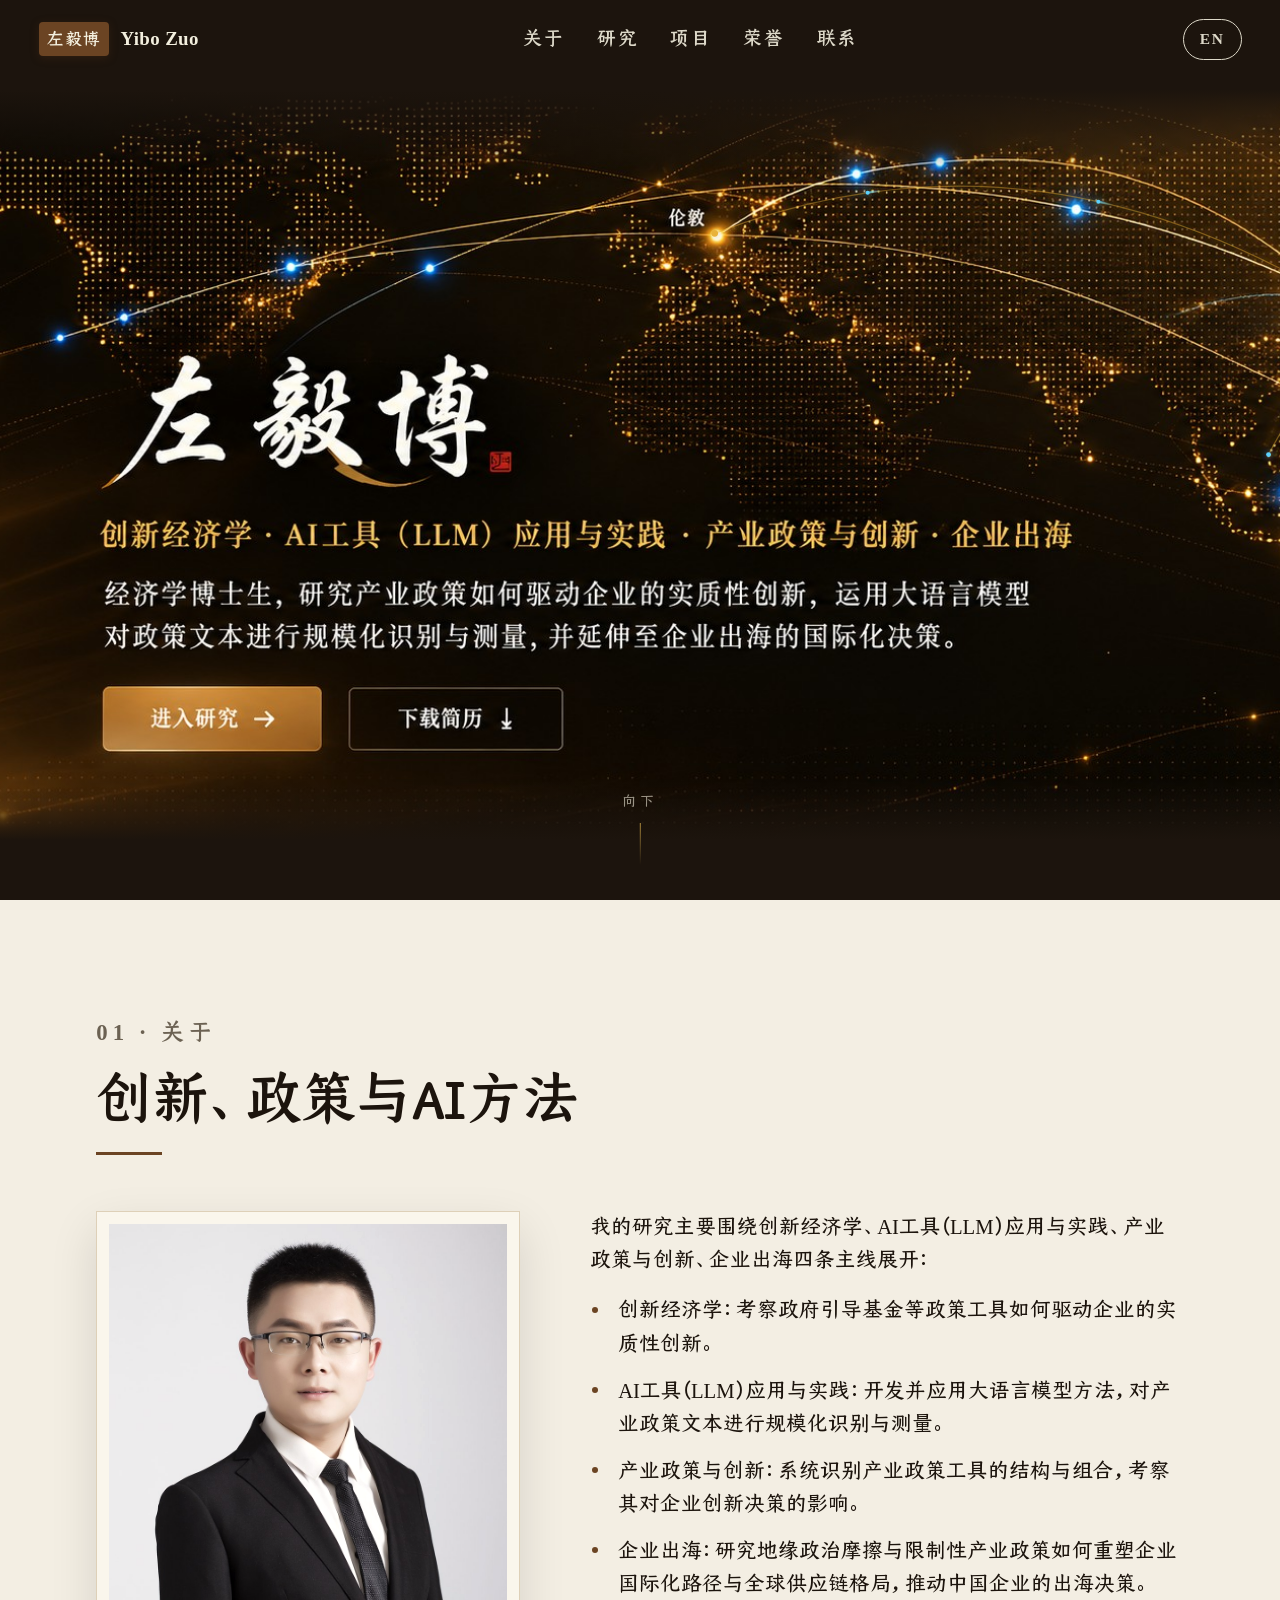
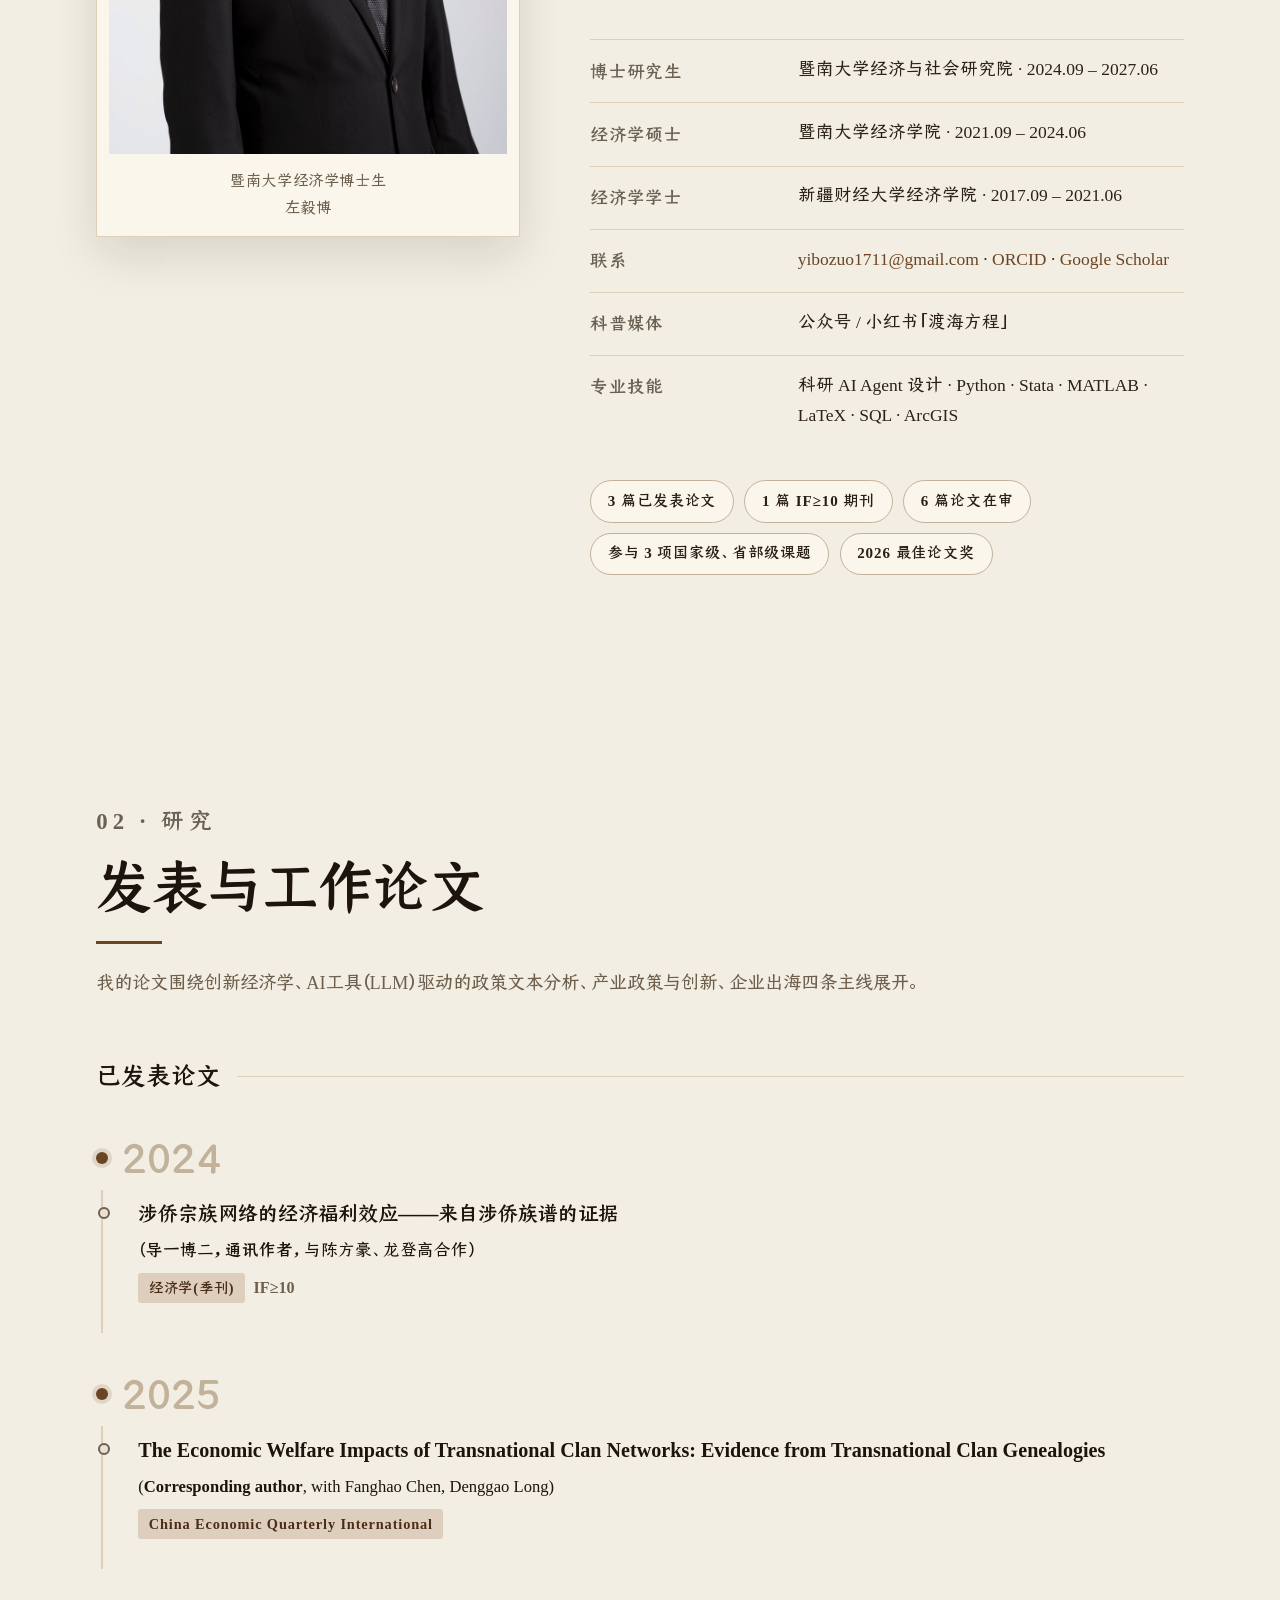
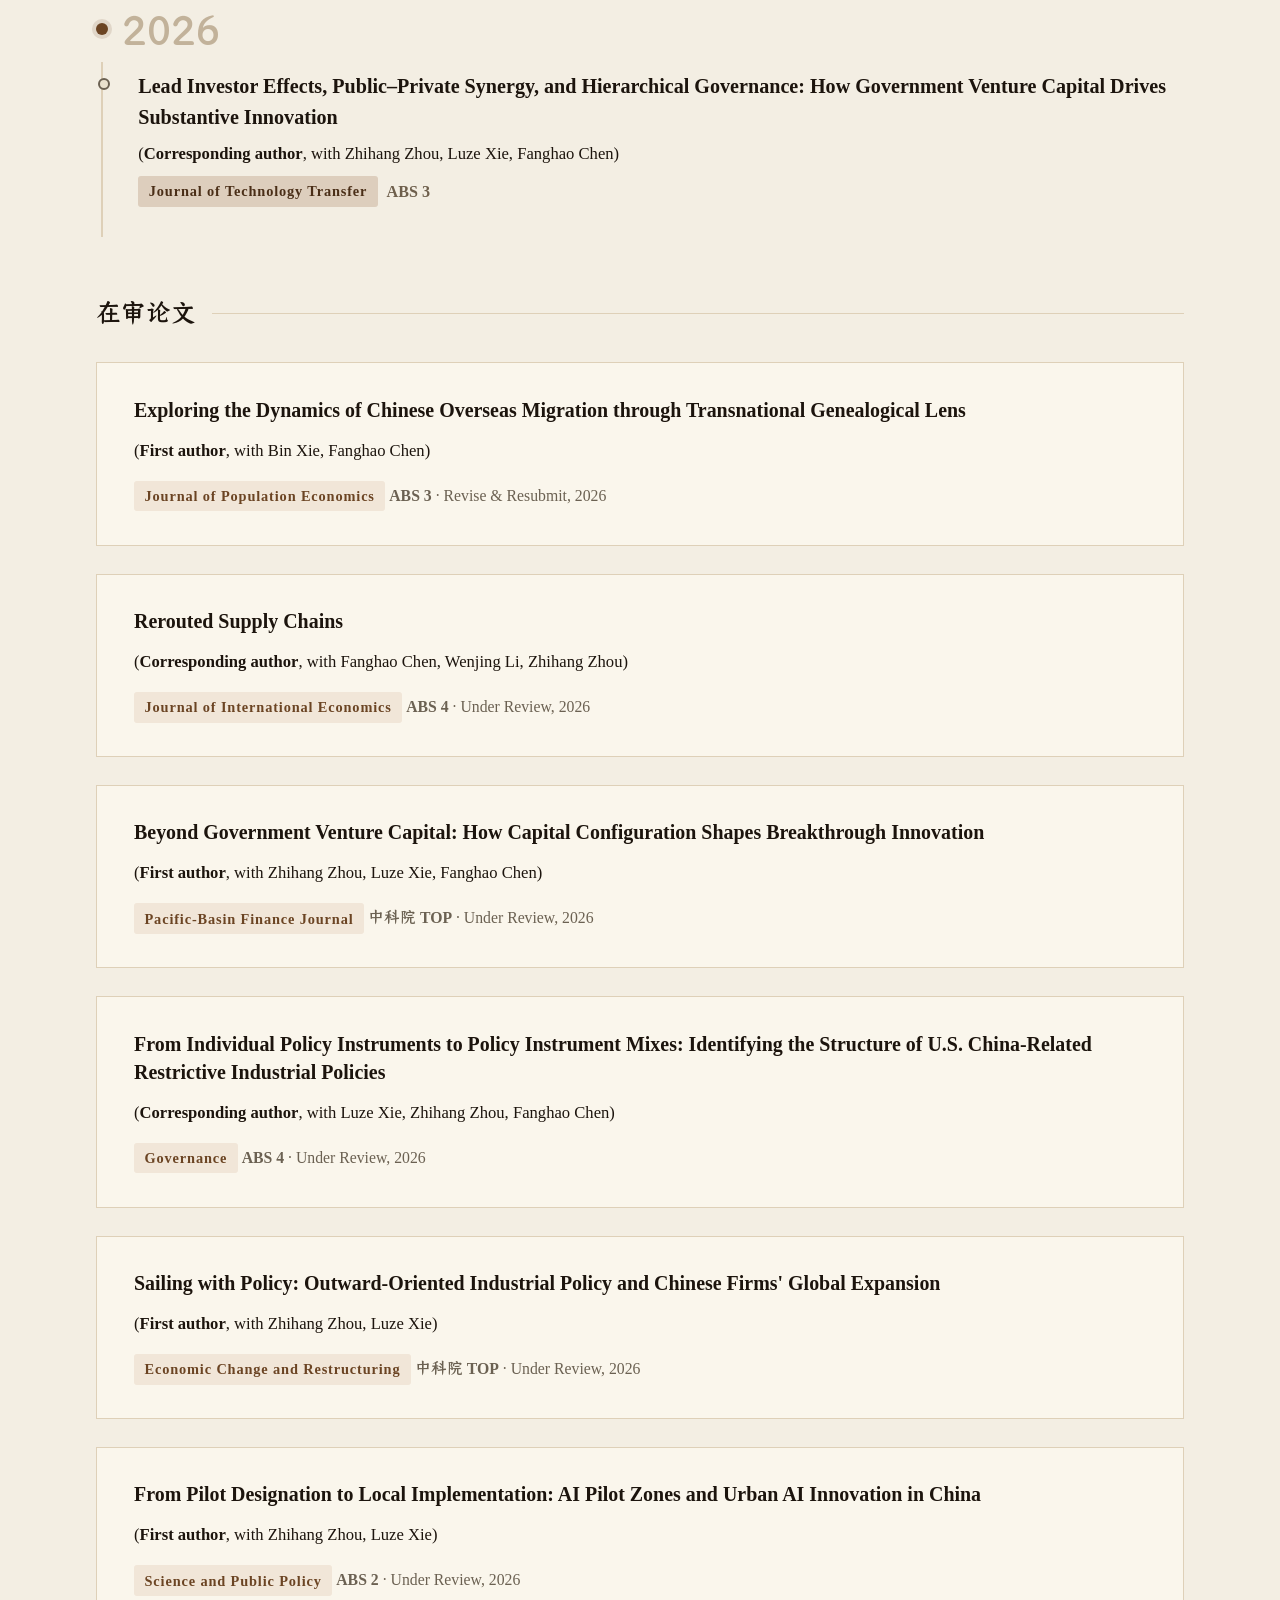
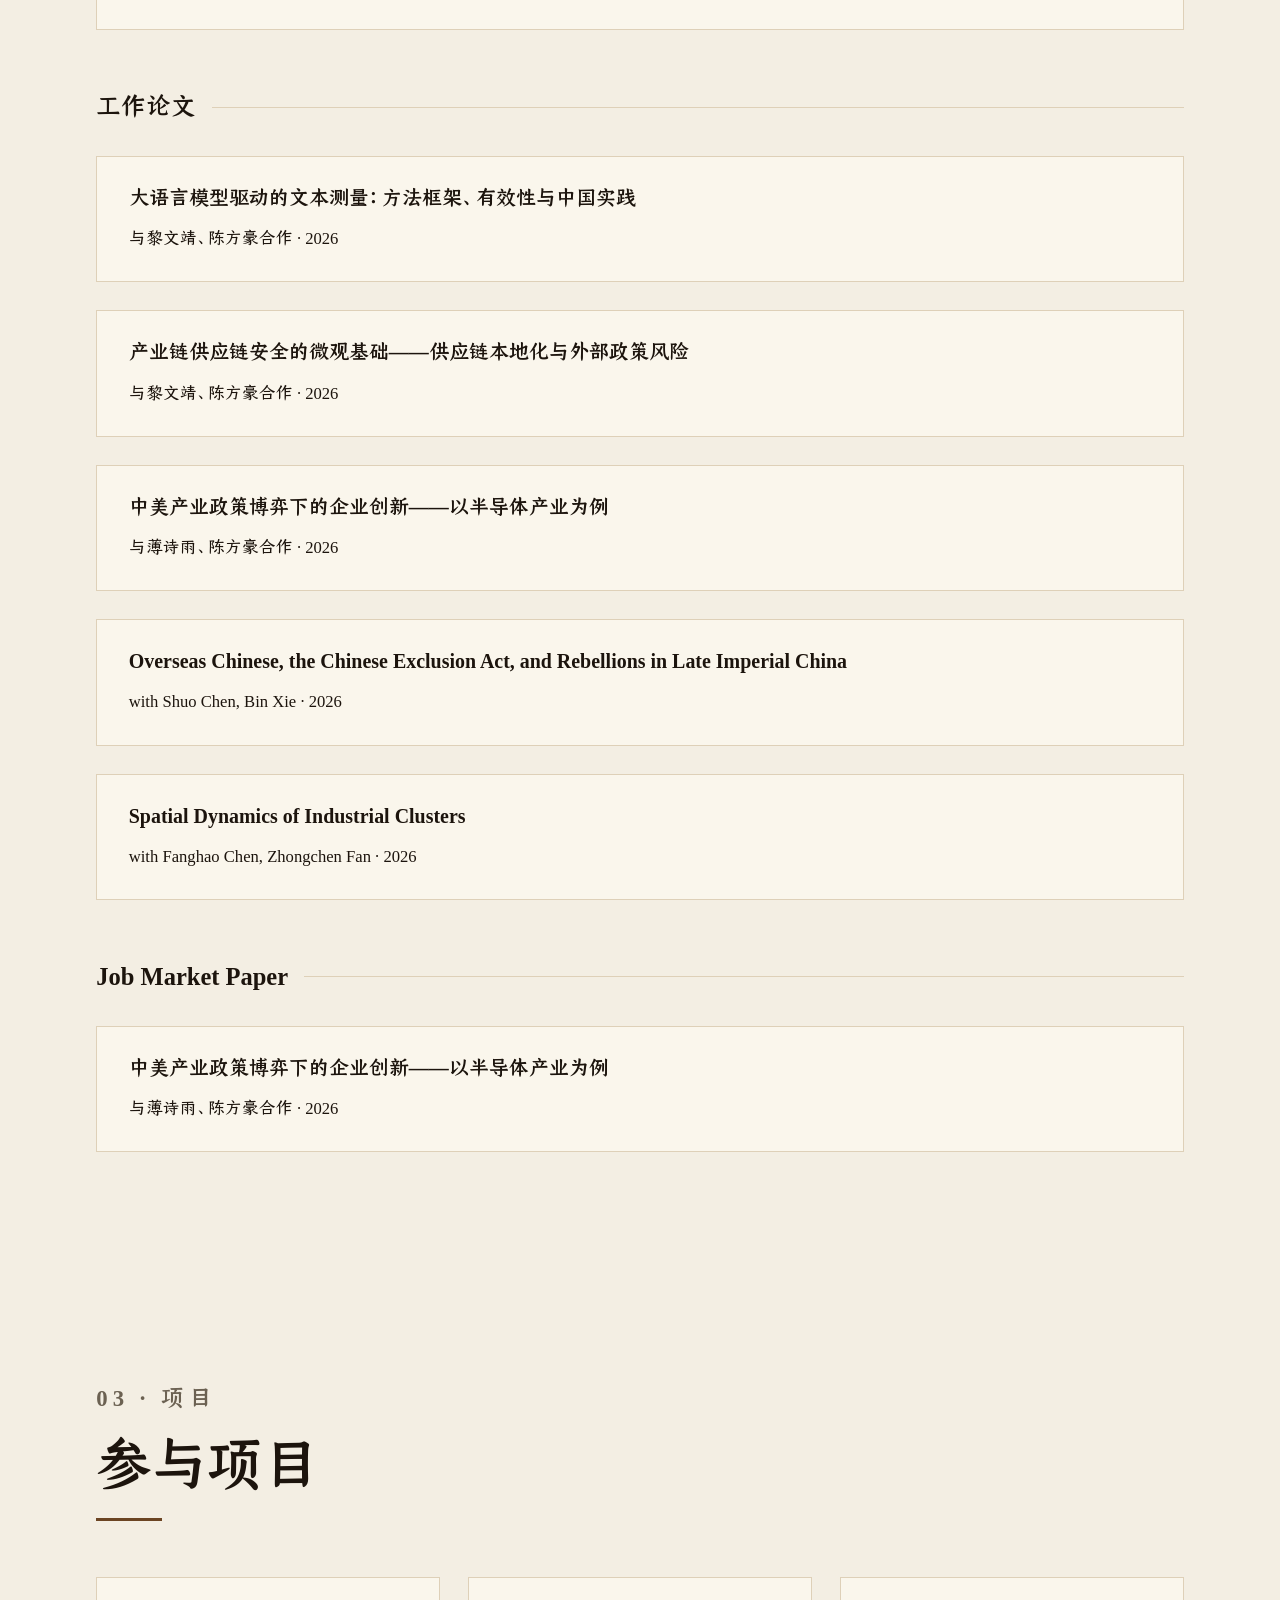
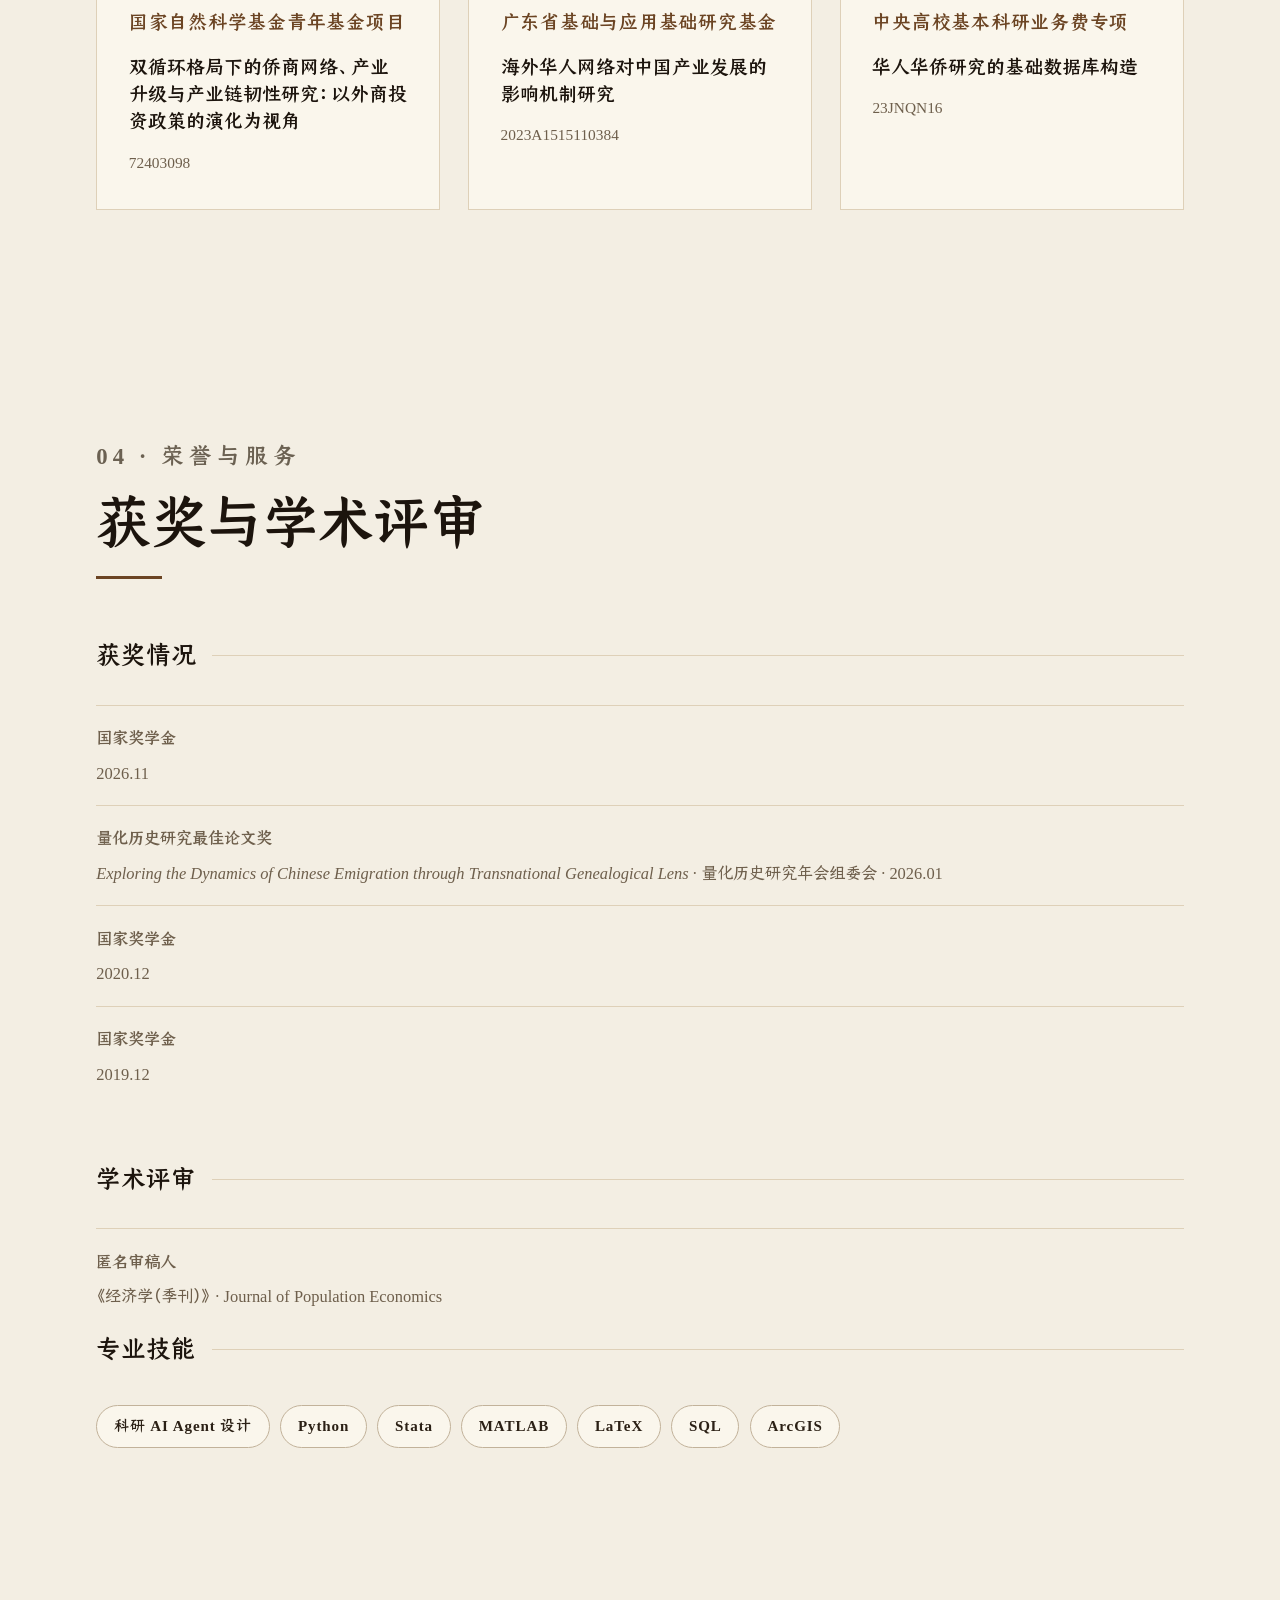
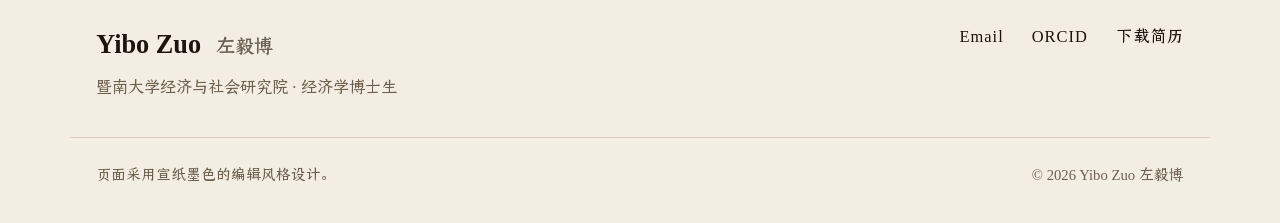
<file: index.html>
<!DOCTYPE html>
<html lang="zh-CN">
<head>
<meta charset="UTF-8">
<meta name="viewport" content="width=device-width, initial-scale=1.0">
<title>Yibo Zuo 左毅博 · Innovation Economics &amp; LLM-Based Policy Analysis</title>
<meta name="description" content="左毅博（Yibo Zuo），暨南大学经济学博士研究生，研究方向：创新经济学、AI工具（LLM）应用与实践、产业政策与创新、企业出海。">
<meta name="keywords" content="Yibo Zuo, 左毅博, Jinan University, 暨南大学, Economics, 经济学, 创新经济学, 产业政策, 企业出海, 大语言模型, LLM, 政策文本分析, 经济学博士生, Innovation Economics, Industrial Policy">
<link rel="canonical" href="https://zuoyibo.github.io/">
<meta property="og:type" content="profile">
<meta property="og:title" content="Yibo Zuo 左毅博 · Ph.D. Candidate in Economics, Jinan University">
<meta property="og:description" content="Yibo Zuo (左毅博), Ph.D. Candidate in Economics at Jinan University, researching innovation economics, large-language-model-based tools, industrial policy, and firm internationalization.">
<meta property="og:url" content="https://zuoyibo.github.io/">
<meta property="og:image" content="https://zuoyibo.github.io/assets/img/avatar.jpg">
<meta name="twitter:card" content="summary">
<link rel="icon" href='data:image/svg+xml,%3Csvg xmlns="http://www.w3.org/2000/svg" viewBox="0 0 64 64"%3E%3Crect width="64" height="64" rx="10" fill="%236B4423"/%3E%3Ctext x="32" y="44" font-size="34" text-anchor="middle" fill="%23F3EEE3" font-family="serif" font-weight="bold"%3E左%3C/text%3E%3C/svg%3E'>
<link rel="stylesheet" href="assets/style.css?v=28">
<script type="application/ld+json">
{
  "@context": "https://schema.org",
  "@type": "Person",
  "name": "Yibo Zuo",
  "alternateName": "左毅博",
  "url": "https://zuoyibo.github.io/",
  "image": "https://zuoyibo.github.io/assets/img/avatar.jpg",
  "jobTitle": "Ph.D. Candidate in Economics",
  "description": "Ph.D. Candidate in Economics researching industrial policy, firm internationalization, and overseas Chinese networks.",
  "affiliation": {
    "@type": "CollegeOrUniversity",
    "name": "Jinan University",
    "alternateName": "暨南大学",
    "sameAs": "https://en.wikipedia.org/wiki/Jinan_University"
  },
  "alumniOf": [
    { "@type": "CollegeOrUniversity", "name": "Jinan University", "alternateName": "暨南大学" },
    { "@type": "CollegeOrUniversity", "name": "Xinjiang University of Finance and Economics", "alternateName": "新疆财经大学" }
  ],
  "knowsAbout": ["Economics", "Industrial Policy", "Firm Internationalization", "Overseas Chinese Networks"],
  "email": "mailto:yibozuo1711@gmail.com",
  "sameAs": [
    "https://orcid.org/0009-0008-4353-5773",
    "https://scholar.google.com/citations?hl=en&user=LiealFwAAAAJ",
    "https://github.com/Zuoyibo"
  ]
}
</script>
<script>document.documentElement.className += ' js';</script>
</head>
<body data-lang="zh">

<!-- ══════════ NAV ══════════ -->
<header class="nav" id="nav">
  <a class="nav-brand" href="#top">
    <span class="nav-seal">左毅博</span>
    <span class="nav-name">Yibo Zuo</span>
  </a>
  <nav class="nav-links">
    <a href="#about"><span class="t-en">About</span><span class="t-zh">关于</span></a>
    <a href="#research"><span class="t-en">Research</span><span class="t-zh">研究</span></a>
    <a href="#projects"><span class="t-en">Projects</span><span class="t-zh">项目</span></a>
    <a href="#honors"><span class="t-en">Honors</span><span class="t-zh">荣誉</span></a>
    <a href="#contact"><span class="t-en">Contact</span><span class="t-zh">联系</span></a>
  </nav>
  <button class="lang-toggle" id="langToggle" aria-label="Switch language">EN</button>
</header>

<!-- ══════════ HERO ══════════ -->
<section class="hero" id="top">
  <div class="hero-bg" aria-hidden="true"></div>
  <canvas id="netCanvas" aria-hidden="true"></canvas>
  <div class="hero-inner sr-only">
    <h1 class="hero-name">
      <span class="t-en">Yibo Zuo</span>
      <span class="t-zh">左毅博</span>
    </h1>
    <p class="hero-tagline">
      <span class="t-en">Innovation Economics · LLM-Based Tools &amp; Practice · Industrial Policy &amp; Innovation · Firm Internationalization</span>
      <span class="t-zh">创新经济学 · AI工具（LLM）应用与实践 · 产业政策与创新 · 企业出海</span>
    </p>
    <p class="hero-desc">
      <span class="t-en">Ph.D. Candidate in Economics studying how industrial policy drives firms' substantive innovation, using large language models to identify and measure policy text at scale, with applications to firms' global expansion.</span>
      <span class="t-zh">经济学博士生，研究产业政策如何驱动企业的实质性创新，运用大语言模型对政策文本进行规模化识别与测量，并延伸至企业出海的国际化决策。</span>
    </p>
    <div class="hero-cta-mobile">
      <a href="#research">
        <span class="t-en">Explore Research</span><span class="t-zh">进入研究</span>
      </a>
      <a href="assets/简历_左毅博_哈工深.pdf" target="_blank" rel="noopener">
        <span class="t-en">Download CV</span><span class="t-zh">下载简历</span>
      </a>
    </div>
  </div>
  <div class="hero-cta-overlay" aria-hidden="false">
    <a class="hero-hit" id="heroCtaResearch" href="#research">
      <span class="t-en">Explore Research</span><span class="t-zh">进入研究</span>
    </a>
    <a class="hero-hit" id="heroCtaCV" href="assets/简历_左毅博_哈工深.pdf" target="_blank" rel="noopener">
      <span class="t-en">Download CV</span><span class="t-zh">下载简历</span>
    </a>
  </div>
  <a class="hero-scroll" href="#about" aria-label="Scroll down">
    <span class="t-en">Scroll</span><span class="t-zh">向下</span>
    <i></i>
  </a>
</section>

<!-- ══════════ ABOUT ══════════ -->
<section class="section about" id="about">
  <div class="container">
    <div class="sec-head reveal">
      <p class="sec-eyebrow">01 · <span class="t-en">About</span><span class="t-zh">关于</span></p>
      <h2 class="sec-title"><span class="t-en">Innovation, Policy &amp; AI Methods</span><span class="t-zh">创新、政策与AI方法</span></h2>
      <span class="sec-rule"></span>
    </div>
    <div class="about-grid">
      <figure class="about-portrait reveal">
        <img src="assets/img/avatar.jpg" alt="Yibo Zuo portrait">
        <figcaption>
          <span class="t-en">Ph.D. Candidate in Economics, Jinan University</span>
          <span class="t-zh">暨南大学经济学博士生</span>
          <br>
          <span class="t-en">Yibo Zuo</span>
          <span class="t-zh">左毅博</span>
        </figcaption>
      </figure>
      <div class="about-body">
        <p class="about-lead reveal">
          <span class="t-en">My research sits at the intersection of innovation economics, large-language-model-based tools, industrial policy, and firm internationalization:</span>
          <span class="t-zh">我的研究主要围绕创新经济学、AI工具（LLM）应用与实践、产业政策与创新、企业出海四条主线展开：</span>
        </p>
        <ul class="about-thesis reveal">
          <li>
            <span class="t-en">Innovation economics — how government-guided funds and other policy instruments drive firms' substantive innovation.</span>
            <span class="t-zh">创新经济学：考察政府引导基金等政策工具如何驱动企业的实质性创新。</span>
          </li>
          <li>
            <span class="t-en">LLM-based tools and practice — developing and applying large language models to identify and measure industrial policy text at scale.</span>
            <span class="t-zh">AI工具（LLM）应用与实践：开发并应用大语言模型方法，对产业政策文本进行规模化识别与测量。</span>
          </li>
          <li>
            <span class="t-en">Industrial policy and innovation — systematically identifying the structure and composition of industrial policy instruments and their effects on firm innovation.</span>
            <span class="t-zh">产业政策与创新：系统识别产业政策工具的结构与组合，考察其对企业创新决策的影响。</span>
          </li>
          <li>
            <span class="t-en">Firm internationalization — how geopolitical friction and restrictive industrial policy reshape firms' internationalization paths and the global supply chain landscape, driving Chinese firms' outward expansion.</span>
            <span class="t-zh">企业出海：研究地缘政治摩擦与限制性产业政策如何重塑企业国际化路径与全球供应链格局，推动中国企业的出海决策。</span>
          </li>
        </ul>
        <ul class="about-facts reveal">
          <li>
            <strong><span class="t-en">Ph.D. Candidate</span><span class="t-zh">博士研究生</span></strong>
            <span><span class="t-en">Institute for Economic &amp; Social Research, Jinan University</span><span class="t-zh">暨南大学经济与社会研究院 · 2024.09 – 2027.06</span></span>
          </li>
          <li>
            <strong><span class="t-en">M.A. in Economics</span><span class="t-zh">经济学硕士</span></strong>
            <span><span class="t-en">School of Economics, Jinan University</span><span class="t-zh">暨南大学经济学院 · 2021.09 – 2024.06</span></span>
          </li>
          <li>
            <strong><span class="t-en">B.A. in Economics</span><span class="t-zh">经济学学士</span></strong>
            <span><span class="t-en">School of Economics, Xinjiang University of Finance and Economics</span><span class="t-zh">新疆财经大学经济学院 · 2017.09 – 2021.06</span></span>
          </li>
          <li>
            <strong><span class="t-en">Contact</span><span class="t-zh">联系</span></strong>
            <span><a href="mailto:yibozuo1711@gmail.com">yibozuo1711@gmail.com</a><span class="ext-links"> · <a href="https://orcid.org/0009-0008-4353-5773" target="_blank" rel="noopener">ORCID</a> · <a href="https://scholar.google.com/citations?hl=en&user=LiealFwAAAAJ&view_op=list_works&gmla=AKCpqFxcS_1p2JnR8YUSnzLtabYO25nKHUGtlBQhI-i1fuFKgj3FAkDhZImQzSxuNrKpFpSP4xcrauRwOeLuvHQH" target="_blank" rel="noopener">Google Scholar</a></span></span>
          </li>
          <li>
            <strong><span class="t-en">Public Outreach</span><span class="t-zh">科普媒体</span></strong>
            <span><span class="t-en">WeChat / RED: 渡海方程</span><span class="t-zh">公众号 / 小红书「渡海方程」</span></span>
          </li>
          <li>
            <strong><span class="t-en">Skills</span><span class="t-zh">专业技能</span></strong>
            <span><span class="t-en">AI Agent Design for Research · Python · Stata · MATLAB · LaTeX · SQL · ArcGIS</span><span class="t-zh">科研 AI Agent 设计 · Python · Stata · MATLAB · LaTeX · SQL · ArcGIS</span></span>
          </li>
        </ul>
        <div class="about-chips reveal">
          <span class="chip"><span class="t-en">3 Publications</span><span class="t-zh">3 篇已发表论文</span></span>
          <span class="chip"><span class="t-en">1 Journal IF≥10</span><span class="t-zh">1 篇 IF≥10 期刊</span></span>
          <span class="chip"><span class="t-en">6 Papers Under Review</span><span class="t-zh">6 篇论文在审</span></span>
          <span class="chip"><span class="t-en">Participant, 3 National &amp; Provincial Projects</span><span class="t-zh">参与 3 项国家级、省部级课题</span></span>
          <span class="chip"><span class="t-en">Best Paper Award 2026</span><span class="t-zh">2026 最佳论文奖</span></span>
        </div>
      </div>
    </div>
  </div>
</section>

<!-- ══════════ RESEARCH ══════════ -->
<section class="section research" id="research">
  <div class="container">
    <div class="sec-head reveal">
      <p class="sec-eyebrow">02 · <span class="t-en">Research</span><span class="t-zh">研究</span></p>
      <h2 class="sec-title"><span class="t-en">Publications &amp; Working Papers</span><span class="t-zh">发表与工作论文</span></h2>
      <span class="sec-rule"></span>
      <p class="sec-note">
        <span class="t-en">My papers span innovation economics, large-language-model-based policy text analysis, industrial policy, and firm internationalization.</span>
        <span class="t-zh">我的论文围绕创新经济学、AI工具（LLM）驱动的政策文本分析、产业政策与创新、企业出海四条主线展开。</span>
      </p>
    </div>

    <!-- Publications timeline -->
    <h3 class="sub-head reveal"><span class="t-en">Publications</span><span class="t-zh">已发表论文</span></h3>
    <div class="timeline">

      <div class="tl-year reveal"><span>2024</span></div>
      <article class="tl-item reveal">
        <a class="tl-title" href="https://doi.org/10.13821/j.cnki.ceq.2024.05.20" target="_blank" rel="noopener">涉侨宗族网络的经济福利效应——来自涉侨族谱的证据</a>
        <p class="tl-authors">（<span class="role-note">导一博二，通讯作者</span>，与陈方豪、龙登高合作）</p>
        <p class="tl-journal"><span class="journal-tag journal-tag-mid">经济学(季刊)</span> <span class="tag-strong">IF≥10</span></p>
      </article>

      <div class="tl-year reveal"><span>2025</span></div>
      <article class="tl-item reveal">
        <a class="tl-title" href="https://www.sciencedirect.com/science/article/pii/S2666933125000024" target="_blank" rel="noopener">The Economic Welfare Impacts of Transnational Clan Networks: Evidence from Transnational Clan Genealogies</a>
        <p class="tl-authors">(<span class="role-note">Corresponding author</span>, with Fanghao Chen, Denggao Long)</p>
        <p class="tl-journal"><span class="journal-tag journal-tag-mid">China Economic Quarterly International</span></p>
      </article>

      <div class="tl-year reveal"><span>2026</span></div>
      <article class="tl-item reveal">
        <a class="tl-title" href="https://doi.org/10.1007/s10961-026-10370-7" target="_blank" rel="noopener">Lead Investor Effects, Public&ndash;Private Synergy, and Hierarchical Governance: How Government Venture Capital Drives Substantive Innovation</a>
        <p class="tl-authors">(<span class="role-note">Corresponding author</span>, with Zhihang Zhou, Luze Xie, Fanghao Chen)</p>
        <p class="tl-journal"><span class="journal-tag journal-tag-mid">Journal of Technology Transfer</span> <span class="tag-strong">ABS 3</span></p>
      </article>
    </div>

    <!-- Under review -->
    <h3 class="sub-head reveal"><span class="t-en">Under Review</span><span class="t-zh">在审论文</span></h3>
    <div class="wp-grid">
      <article class="paper-card reveal">
        <h4>Exploring the Dynamics of Chinese Overseas Migration through Transnational Genealogical Lens</h4>
        <p class="paper-authors">(<span class="role-note">First author</span>, with Bin Xie, Fanghao Chen)</p>
        <p class="paper-note"><span class="journal-tag journal-tag-soft">Journal of Population Economics</span> <span class="tag-strong">ABS 3</span> · Revise &amp; Resubmit, 2026</p>
      </article>
      <article class="paper-card reveal">
        <h4>Rerouted Supply Chains</h4>
        <p class="paper-authors">(<span class="role-note">Corresponding author</span>, with Fanghao Chen, Wenjing Li, Zhihang Zhou)</p>
        <p class="paper-note"><span class="journal-tag journal-tag-soft">Journal of International Economics</span> <span class="tag-strong">ABS 4</span> · Under Review, 2026</p>
      </article>
      <article class="paper-card reveal">
        <h4>Beyond Government Venture Capital: How Capital Configuration Shapes Breakthrough Innovation</h4>
        <p class="paper-authors">(<span class="role-note">First author</span>, with Zhihang Zhou, Luze Xie, Fanghao Chen)</p>
        <p class="paper-note"><span class="journal-tag journal-tag-soft">Pacific-Basin Finance Journal</span> <span class="tag-strong">中科院 TOP</span> · Under Review, 2026</p>
      </article>
      <article class="paper-card reveal">
        <h4>From Individual Policy Instruments to Policy Instrument Mixes: Identifying the Structure of U.S. China-Related Restrictive Industrial Policies</h4>
        <p class="paper-authors">(<span class="role-note">Corresponding author</span>, with Luze Xie, Zhihang Zhou, Fanghao Chen)</p>
        <p class="paper-note"><span class="journal-tag journal-tag-soft">Governance</span> <span class="tag-strong">ABS 4</span> · Under Review, 2026</p>
      </article>
      <article class="paper-card reveal">
        <h4>Sailing with Policy: Outward-Oriented Industrial Policy and Chinese Firms' Global Expansion</h4>
        <p class="paper-authors">(<span class="role-note">First author</span>, with Zhihang Zhou, Luze Xie)</p>
        <p class="paper-note"><span class="journal-tag journal-tag-soft">Economic Change and Restructuring</span> <span class="tag-strong">中科院 TOP</span> · Under Review, 2026</p>
      </article>
      <article class="paper-card reveal">
        <h4>From Pilot Designation to Local Implementation: AI Pilot Zones and Urban AI Innovation in China</h4>
        <p class="paper-authors">(<span class="role-note">First author</span>, with Zhihang Zhou, Luze Xie)</p>
        <p class="paper-note"><span class="journal-tag journal-tag-soft">Science and Public Policy</span> <span class="tag-strong">ABS 2</span> · Under Review, 2026</p>
      </article>
    </div>

    <!-- Working papers -->
    <h3 class="sub-head reveal"><span class="t-en">Working Papers</span><span class="t-zh">工作论文</span></h3>
    <ul class="wip-list reveal">
      <li>
        <b><span class="t-en">Large Language Models for Text Measurement: A Methodological Framework, Validity, and Applications in China</span><span class="t-zh">大语言模型驱动的文本测量：方法框架、有效性与中国实践</span></b>
        <span><span class="t-en">with Wenjing Li, Fanghao Chen · 2026</span><span class="t-zh">与黎文靖、陈方豪合作 · 2026</span></span>
      </li>
      <li>
        <b><span class="t-en">Microfoundations of Supply Chain Security: Localization and External Policy Risk</span><span class="t-zh">产业链供应链安全的微观基础——供应链本地化与外部政策风险</span></b>
        <span><span class="t-en">with Wenjing Li, Fanghao Chen · 2026</span><span class="t-zh">与黎文靖、陈方豪合作 · 2026</span></span>
      </li>
      <li>
        <b><span class="t-en">Firm Innovation under U.S.&ndash;China Industrial Policy Rivalry: Evidence from the Semiconductor Industry</span><span class="t-zh">中美产业政策博弈下的企业创新——以半导体产业为例</span></b>
        <span><span class="t-en">with Shiyu Bo, Fanghao Chen · 2026</span><span class="t-zh">与薄诗雨、陈方豪合作 · 2026</span></span>
      </li>
      <li>
        <b>Overseas Chinese, the Chinese Exclusion Act, and Rebellions in Late Imperial China</b>
        <span>with Shuo Chen, Bin Xie · 2026</span>
      </li>
      <li>
        <b>Spatial Dynamics of Industrial Clusters</b>
        <span>with Fanghao Chen, Zhongchen Fan · 2026</span>
      </li>
    </ul>

    <!-- Job Market Paper -->
    <h3 class="sub-head reveal"><span class="t-en">Job Market Paper</span><span class="t-zh">Job Market Paper</span></h3>
    <ul class="wip-list reveal">
      <li>
        <b><span class="t-en">Firm Innovation under U.S.&ndash;China Industrial Policy Rivalry: Evidence from the Semiconductor Industry</span><span class="t-zh">中美产业政策博弈下的企业创新——以半导体产业为例</span></b>
        <span><span class="t-en">with Shiyu Bo, Fanghao Chen · 2026</span><span class="t-zh">与薄诗雨、陈方豪合作 · 2026</span></span>
      </li>
    </ul>
  </div>
</section>

<!-- ══════════ PROJECTS ══════════ -->
<section class="section projects" id="projects">
  <div class="container">
    <div class="sec-head reveal">
      <p class="sec-eyebrow">03 · <span class="t-en">Projects</span><span class="t-zh">项目</span></p>
      <h2 class="sec-title"><span class="t-en">Grants &amp; Funded Projects</span><span class="t-zh">参与项目</span></h2>
      <span class="sec-rule"></span>
    </div>
    <div class="data-grid">
      <article class="data-card reveal">
        <div class="data-body">
          <p class="grant-tag"><span class="t-en">National Natural Science Foundation of China · Youth Program</span><span class="t-zh">国家自然科学基金青年基金项目</span></p>
          <h4><span class="t-en">Overseas Chinese Merchant Networks, Industrial Upgrading, and Supply Chain Resilience under Dual Circulation</span><span class="t-zh">双循环格局下的侨商网络、产业升级与产业链韧性研究：以外商投资政策的演化为视角</span></h4>
          <p class="data-cite">72403098</p>
        </div>
      </article>
      <article class="data-card reveal">
        <div class="data-body">
          <p class="grant-tag"><span class="t-en">Guangdong Basic and Applied Basic Research Foundation</span><span class="t-zh">广东省基础与应用基础研究基金</span></p>
          <h4><span class="t-en">The Impact Mechanism of Overseas Chinese Networks on China's Industrial Development</span><span class="t-zh">海外华人网络对中国产业发展的影响机制研究</span></h4>
          <p class="data-cite">2023A1515110384</p>
        </div>
      </article>
      <article class="data-card reveal">
        <div class="data-body">
          <p class="grant-tag"><span class="t-en">Fundamental Research Funds for the Central Universities</span><span class="t-zh">中央高校基本科研业务费专项</span></p>
          <h4><span class="t-en">Building a Foundational Database for Overseas Chinese Studies</span><span class="t-zh">华人华侨研究的基础数据库构造</span></h4>
          <p class="data-cite">23JNQN16</p>
        </div>
      </article>
    </div>
    <!-- 省级批示内容：用户要求暂不展示，后续会再让我加回来 -->
  </div>
</section>

<!-- ══════════ HONORS & SERVICE ══════════ -->
<section class="section honors" id="honors">
  <div class="container">
    <div class="sec-head reveal">
      <p class="sec-eyebrow">04 · <span class="t-en">Honors &amp; Service</span><span class="t-zh">荣誉与服务</span></p>
      <h2 class="sec-title"><span class="t-en">Awards &amp; Peer Review</span><span class="t-zh">获奖与学术评审</span></h2>
      <span class="sec-rule"></span>
    </div>
    <div class="honors-grid">
      <div class="honors-col reveal">
        <h3 class="sub-head sub-head-tight"><span class="t-en">Awards</span><span class="t-zh">获奖情况</span></h3>
        <ul class="honors-list">
          <li>
            <strong><span class="t-en">National Scholarship</span><span class="t-zh">国家奖学金</span></strong>
            <span>2026.11</span>
          </li>
          <li>
            <strong><span class="t-en">Best Paper Award, Symposium on Quantitative History</span><span class="t-zh">量化历史研究最佳论文奖</span></strong>
            <span><i>Exploring the Dynamics of Chinese Emigration through Transnational Genealogical Lens</i> &middot; <span class="t-en">Organizing Committee, Symposium on Quantitative History</span><span class="t-zh">量化历史研究年会组委会</span> &middot; 2026.01</span>
          </li>
          <li>
            <strong><span class="t-en">National Scholarship</span><span class="t-zh">国家奖学金</span></strong>
            <span>2020.12</span>
          </li>
          <li>
            <strong><span class="t-en">National Scholarship</span><span class="t-zh">国家奖学金</span></strong>
            <span>2019.12</span>
          </li>
        </ul>
      </div>
      <div class="honors-col reveal">
        <h3 class="sub-head sub-head-tight"><span class="t-en">Peer Review</span><span class="t-zh">学术评审</span></h3>
        <ul class="honors-list">
          <li>
            <strong><span class="t-en">Ad-hoc Referee</span><span class="t-zh">匿名审稿人</span></strong>
            <span>《经济学（季刊）》 &middot; Journal of Population Economics</span>
          </li>
        </ul>
        <h3 class="sub-head sub-head-tight"><span class="t-en">Toolkit</span><span class="t-zh">专业技能</span></h3>
        <div class="about-chips">
          <span class="chip"><span class="t-en">AI Agents for Research</span><span class="t-zh">科研 AI Agent 设计</span></span>
          <span class="chip">Python</span>
          <span class="chip">Stata</span>
          <span class="chip">MATLAB</span>
          <span class="chip">LaTeX</span>
          <span class="chip">SQL</span>
          <span class="chip">ArcGIS</span>
        </div>
      </div>
    </div>
  </div>
</section>

<!-- ══════════ FOOTER ══════════ -->
<footer class="footer" id="contact">
  <div class="container footer-grid">
    <div>
      <p class="footer-name">Yibo Zuo <span>左毅博</span></p>
      <p class="footer-line"><span class="t-en">Ph.D. Candidate, Institute for Economic &amp; Social Research, Jinan University</span><span class="t-zh">暨南大学经济与社会研究院 · 经济学博士生</span></p>
    </div>
    <div class="footer-links">
      <a href="mailto:yibozuo1711@gmail.com">Email</a>
      <a href="https://orcid.org/0009-0008-4353-5773" target="_blank" rel="noopener">ORCID</a>
      <!-- Google Scholar 链接待补充，格式如下：
      <a href="https://scholar.google.com/citations?user=XXXX" target="_blank" rel="noopener">Google Scholar</a>
      -->
      <a href="assets/简历_左毅博_哈工深.pdf" target="_blank" rel="noopener"><span class="t-en">CV (PDF)</span><span class="t-zh">下载简历</span></a>
    </div>
  </div>
  <div class="container footer-credit">
    <p><span class="t-en">Built with a paper-and-ink editorial style.</span><span class="t-zh">页面采用宣纸墨色的编辑风格设计。</span></p>
    <p>&copy; 2026 Yibo Zuo 左毅博</p>
  </div>
</footer>

<script src="assets/main.js?v=2"></script>
</body>
</html>
</file>
<file: assets/style.css>
/* ═══════════════════════════════════════════════════════
   Yibo Zuo 左毅博 · Personal academic homepage
   宣纸 paper / 墨色 ink / 褐色 brown accent
   中文楷体 (TsangerJinKai02，今楷字体，KaiTi/STKaiti 兜底)
   英文 Times New Roman
   ═══════════════════════════════════════════════════════ */

@font-face {
  font-family: "TsangerJinKai02";
  src: url("fonts/TsangerJinKai02-W04.ttf") format("truetype");
  font-weight: 400;
  font-style: normal;
}
@font-face {
  font-family: "TsangerJinKai02";
  src: url("fonts/TsangerJinKai02-W05.ttf") format("truetype");
  font-weight: 500 600;
  font-style: normal;
}

:root {
  --paper: #F3EEE3;
  --paper-2: #EAE1CE;
  --paper-3: #FAF6EC;
  --ink: #1C140D;
  --ink-2: #2B2015;
  --ink-3: #4A3A28;
  --brand: #6B4423;
  --brand-deep: #4A2E17;
  --brand-tint: #F1E6D8;
  --olive: #6B6152;
  --olive-soft: #C2B29A;
  --olive-line: #DED0B8;
  --gold: #B08D3E;
  --cream: #F3EFDE;
  --text: #2B2115;
  --text-soft: #6E5F4C;
  --font-zh: 'TsangerJinKai02', 'KaiTi', 'STKaiti', 'Kaiti SC', serif;
  --font-en: 'Times New Roman', Times, serif;
  --font-display: var(--font-en), var(--font-zh);
  --font-body: var(--font-en), var(--font-zh);
}

* { margin: 0; padding: 0; box-sizing: border-box; }

html { scroll-behavior: smooth; scroll-padding-top: 76px; font-size: 17.5px; }

body {
  font-family: 'Times New Roman', Times, 'TsangerJinKai02', 'KaiTi', 'STKaiti', 'Kaiti SC', serif;
  background-color: var(--paper);
  background-image:
    radial-gradient(140% 90% at 12% 0%, rgba(107,68,35,.08), transparent 60%),
    radial-gradient(120% 90% at 100% 15%, rgba(176,141,62,.07), transparent 55%),
    repeating-linear-gradient(135deg, rgba(107,68,35,.035) 0px, rgba(107,68,35,.035) 1px, transparent 1px, transparent 15px);
  background-attachment: fixed;
  color: var(--text);
  line-height: 1.7;
  -webkit-font-smoothing: antialiased;
  overflow-x: hidden;
}

::selection { background: var(--brand); color: var(--cream); }
a { color: inherit; }
img { max-width: 100%; display: block; }
button { font: inherit; cursor: pointer; }

/* ── language switching ─────────────────────────────── */
body[data-lang="en"] .t-zh { display: none !important; }
body[data-lang="zh"] .t-en { display: none !important; }
body[data-lang="zh"] .sec-title,
body[data-lang="zh"] .hero-name,
body[data-lang="zh"] .tl-year span { font-family: var(--font-zh); }
body[data-lang="zh"] .hero-name { letter-spacing: .06em; }

/* ── reveal on scroll ─────────────────────────────────
   Progressive enhancement: content is visible by default.
   Only browsers that (a) run JS and (b) added the early
   `.js` class on <html> get the fade-in-on-scroll treatment;
   everyone else (no-JS, print/PDF export, slow JS) just sees
   the finished page immediately. ───────────────────────── */
.js .reveal {
  opacity: 0;
  transform: translateY(24px);
  transition: opacity .8s cubic-bezier(.2,.6,.2,1), transform .8s cubic-bezier(.2,.6,.2,1);
}
.js .reveal.in { opacity: 1; transform: none; }

/* ══════════ NAV ══════════ */
.nav {
  position: fixed;
  top: 0; left: 0; right: 0;
  z-index: 1000;
  display: flex;
  align-items: center;
  justify-content: space-between;
  padding: 1.1rem 2.2rem;
  color: var(--cream);
  transition: background .35s, color .35s, box-shadow .35s, padding .35s;
}
.nav.scrolled {
  background: rgba(245,244,234,.96);
  color: var(--ink);
  box-shadow: 0 1px 0 var(--olive-line), 0 8px 30px rgba(20,20,19,.08);
  padding: .7rem 2.2rem;
}
.nav-brand { display: flex; align-items: center; gap: .65rem; text-decoration: none; }
.nav-seal {
  display: grid; place-items: center;
  height: 34px;
  padding: 0 .5rem;
  background: var(--brand);
  color: var(--cream);
  font-family: var(--font-zh);
  font-weight: 700;
  font-size: .95rem;
  letter-spacing: .04em;
  white-space: nowrap;
  border-radius: 4px;
  box-shadow: 0 2px 8px rgba(74,46,23,.4);
}
.nav-name { font-family: var(--font-display); font-weight: 600; font-size: 1.08rem; letter-spacing: .02em; }
.nav-links { display: flex; gap: 1.8rem; }
.nav-links a {
  text-decoration: none;
  font-size: 1.08rem;
  font-weight: 700;
  letter-spacing: .1em;
  text-transform: uppercase;
  opacity: .9;
  position: relative;
  padding: .2rem 0;
  transition: opacity .25s, color .25s;
}
.nav-links a::after {
  content: '';
  position: absolute;
  left: 0; bottom: -2px;
  width: 0; height: 2px;
  background: var(--brand);
  transition: width .3s;
}
.nav-links a:hover, .nav-links a.active { opacity: 1; }
.nav-links a:hover::after, .nav-links a.active::after { width: 100%; }
.nav-links a.active { color: var(--brand); }
.lang-toggle {
  background: transparent;
  border: 1px solid currentColor;
  color: inherit;
  font-size: .88rem;
  font-weight: 600;
  letter-spacing: .12em;
  padding: .35rem .9rem;
  border-radius: 999px;
  opacity: .9;
  transition: background .25s, color .25s, opacity .25s;
}
.lang-toggle:hover { background: var(--brand); border-color: var(--brand); color: var(--cream); opacity: 1; }

/* ══════════ HERO ══════════ */
.hero {
  position: relative;
  min-height: 100vh;
  min-height: 100svh;
  display: flex;
  align-items: center;
  background: var(--ink);
  overflow: hidden;
}
.hero-bg {
  position: absolute;
  inset: 0;
  background-image: url("img/hero-cover.jpg");
  background-repeat: no-repeat;
  /* 30% (not "right") keeps the name/buttons column — which sits around
     the image's own 10-40% width, not its center — in view across common
     16:9/16:10 laptop ratios, not just the ~2:1 ratio the image was
     authored at. See HERO_POS_X in main.js: the canvas/button-hit math
     must mirror this exact value. */
  background-position: 30% center;
  background-size: cover;
}
/* Nav/button safety bars: full-width, since the nav and scroll-cue span
   the whole hero regardless of the centered text column below. */
.hero-bg::after {
  content: '';
  position: absolute;
  inset: 0;
  background:
    linear-gradient(180deg, var(--ink) 0, var(--ink) 90px, transparent 170px),
    linear-gradient(0deg, var(--ink) 0, var(--ink) 60px, transparent 120px);
}
#netCanvas { position: absolute; inset: 0; width: 100%; height: 100%; z-index: 1; }

/* Screen-reader-only: the name/tagline/desc live in the DOM for
   accessibility, SEO, and language switching, but hero-cover.jpg already
   renders that content visually (baked in), so we don't paint it twice. */
.sr-only {
  position: absolute !important;
  width: 1px !important; height: 1px !important;
  padding: 0 !important; margin: -1px !important;
  overflow: hidden !important;
  clip: rect(0, 0, 0, 0) !important;
  white-space: nowrap !important;
  border: 0 !important;
}

/* CTA hit-areas: invisible, positioned by JS (see main.js) to sit exactly
   over the "进入研究"/"下载简历" buttons already drawn into hero-cover.jpg,
   using the same cover-fit math as the canvas overlay. Real, accessible
   links — just visually blended with the backdrop art instead of redrawn. */
.hero-cta-overlay { position: absolute; inset: 0; z-index: 2; }
.hero-hit {
  position: absolute;
  display: block;
  color: transparent;
  border-radius: 4px;
  transition: background .2s;
}
.hero-hit:hover, .hero-hit:focus-visible { background: rgba(255,255,255,.1); }
.hero-hit:focus-visible { outline: 1px solid rgba(243,239,222,.6); outline-offset: 2px; }

/* Visible fallback buttons (mobile breakpoint / EN mode, activated below) */
.hero-cta-mobile {
  margin-top: 2.6rem; display: none; gap: 1rem; flex-wrap: wrap;
}
.hero-cta-mobile a {
  display: inline-block;
  text-decoration: none;
  font-size: .95rem;
  font-weight: 600;
  letter-spacing: .1em;
  padding: .9rem 1.8rem;
  border-radius: 3px;
}
.hero-cta-mobile a:first-child { background: var(--brand); color: var(--cream); border: 1px solid var(--brand); }
.hero-cta-mobile a:last-child { border: 1px solid rgba(243,239,222,.4); color: var(--cream); }

.hero-inner {
  position: relative;
  z-index: 2;
  width: 100%;
  min-width: 0;
  max-width: 1140px;
  margin: 0 auto;
  padding: 7rem 1.5rem 5rem;
  color: var(--cream);
}
.hero-eyebrow {
  font-size: .9rem;
  font-weight: 600;
  letter-spacing: .3em;
  text-transform: uppercase;
  color: var(--olive);
  margin-bottom: 1.6rem;
}
.hero-name {
  position: relative;
  display: inline-block;
  font-family: var(--font-display);
  font-weight: 900;
  font-size: clamp(3rem, 8.5vw, 6.4rem);
  line-height: 1.02;
  letter-spacing: -.015em;
  text-wrap: balance;
}
.hero-name .t-zh {
  font-family: '华文行楷', 'STXingkai', var(--font-zh);
  font-weight: 400;
}
.hero-tagline {
  margin-top: 1.4rem;
  font-family: var(--font-display);
  font-weight: 300;
  font-size: clamp(.85rem, 2.4vw, 1.55rem);
  letter-spacing: .06em;
  color: var(--gold);
  overflow-wrap: anywhere;
}
.hero-desc {
  margin-top: 1.3rem;
  max-width: 935px;
  font-size: clamp(.85rem, 2.4vw, 1.55rem);
  letter-spacing: .06em;
  color: rgba(243,239,222,.72);
}
.hero-scroll {
  position: absolute;
  left: 50%; bottom: 2rem;
  transform: translateX(-50%);
  z-index: 2;
  display: flex; flex-direction: column; align-items: center; gap: .5rem;
  text-decoration: none;
  color: rgba(243,239,222,.6);
  font-size: .8rem;
  letter-spacing: .3em;
  text-transform: uppercase;
}
.hero-scroll i {
  width: 1px; height: 42px;
  background: linear-gradient(var(--gold), transparent);
  animation: drip 2.2s ease-in-out infinite;
}
@keyframes drip {
  0% { transform: scaleY(0); transform-origin: top; }
  45% { transform: scaleY(1); transform-origin: top; }
  55% { transform: scaleY(1); transform-origin: bottom; }
  100% { transform: scaleY(0); transform-origin: bottom; }
}

/* ══════════ SECTIONS (shared) ══════════ */
.section { padding: 6.5rem 0; }
.container { max-width: 1140px; margin: 0 auto; padding: 0 1.5rem; }
.sec-head { margin-bottom: 3.2rem; position: relative; }
.sec-eyebrow { font-size: 1.3rem; font-weight: 700; letter-spacing: .22em; text-transform: uppercase; color: var(--olive); margin-bottom: .9rem; }
.sec-title {
  font-family: var(--font-display);
  font-weight: 700;
  font-size: clamp(2.1rem, 4.6vw, 3.2rem);
  line-height: 1.12;
  letter-spacing: -.01em;
  color: var(--ink);
}
.sec-rule { display: block; width: 66px; height: 3px; background: var(--brand); margin-top: 1.2rem; }
.sec-note { margin-top: 1.4rem; max-width: none; color: var(--text-soft); font-size: 1.05rem; white-space: nowrap; }
.sub-head {
  font-family: var(--font-display);
  font-weight: 700;
  font-size: 1.4rem;
  color: var(--ink);
  margin: 3.2rem 0 1.6rem;
  display: flex; align-items: center; gap: .9rem;
}
.sub-head::after { content: ''; flex: 1; height: 1px; background: var(--olive-line); }
.sub-head-tight { margin-top: 0; }

/* ══════════ ABOUT ══════════ */
.about { background: transparent; }
.about-grid { display: grid; grid-template-columns: 5fr 7fr; gap: 4rem; align-items: start; }
.about-portrait {
  background: var(--paper-3);
  border: 1px solid var(--olive-line);
  padding: 12px;
  transform: rotate(-.5deg);
  box-shadow: 0 18px 44px rgba(20,20,19,.12);
}
.portrait-seal {
  width: 100%;
  aspect-ratio: 1 / 1;
  display: grid;
  place-items: center;
  background: var(--brand);
  color: var(--cream);
  font-family: var(--font-zh);
  font-weight: 700;
  font-size: 5rem;
}
.about-portrait img {
  width: 100%;
  aspect-ratio: 3 / 4;
  object-fit: cover;
  object-position: 50% 12%;
  filter: sepia(6%) contrast(1.03) saturate(.96);
}
.about-portrait figcaption { padding: .8rem .3rem .2rem; font-size: .88rem; color: var(--text-soft); text-align: center; letter-spacing: .04em; }
.about-lead { font-weight: 400; font-size: 1.18rem; line-height: 1.6; color: var(--ink); margin-bottom: 1rem; }
.about-thesis { list-style: none; margin: 0 0 2.2rem; padding: 0; }
.about-thesis li {
  position: relative;
  padding-left: 1.6rem;
  margin-bottom: .8rem;
  font-size: 1.18rem;
  line-height: 1.6;
  color: var(--ink);
}
.about-thesis li:last-child { margin-bottom: 0; }
.about-thesis li::before {
  content: '';
  position: absolute;
  left: .1rem;
  top: .6em;
  width: 6px;
  height: 6px;
  border-radius: 50%;
  background: var(--brand);
}
.about-facts { list-style: none; }
.about-facts li { display: grid; grid-template-columns: 190px 1fr; gap: 1rem; padding: .85rem 0; border-top: 1px solid var(--olive-line); font-size: 1rem; }
.about-facts strong { font-size: 1rem; letter-spacing: .02em; color: var(--olive); font-weight: 700; padding-top: .15em; }
.about-facts a { color: var(--brand); text-decoration: none; border-bottom: 1px solid transparent; transition: border-color .25s; }
.about-facts a:hover { border-bottom-color: var(--brand); }
.about-chips { margin-top: 2rem; display: flex; flex-wrap: wrap; gap: .6rem; }
.chip {
  display: inline-block;
  font-size: .86rem; font-weight: 600; letter-spacing: .06em;
  padding: .42rem .95rem;
  border: 1px solid var(--olive-soft);
  border-radius: 999px;
  background: var(--paper-3);
  color: var(--ink-2);
  text-decoration: none;
}

/* ══════════ RESEARCH ══════════ */
.research { background: transparent; }
.wp-grid { display: grid; grid-template-columns: 1fr; gap: 1.6rem; }
.paper-card {
  position: relative;
  background: var(--paper-3);
  border: 1px solid var(--olive-line);
  padding: 1.9rem 2.1rem;
  transition: transform .3s, box-shadow .3s, border-color .3s;
  overflow: hidden;
}
.paper-card::before {
  content: '';
  position: absolute; top: 0; left: 0; right: 0; height: 3px;
  background: var(--brand);
  transform: scaleX(0); transform-origin: left;
  transition: transform .35s;
}
.paper-card:hover { transform: translateY(-5px); border-color: var(--olive-soft); box-shadow: 0 20px 44px rgba(20,20,19,.1); }
.paper-card:hover::before { transform: scaleX(1); }
.paper-card h4 { font-family: var(--font-display); font-weight: 600; font-size: 1.14rem; line-height: 1.4; color: var(--ink); }
.paper-authors { margin-top: .7rem; color: var(--ink); font-size: .95rem; }
.role-note { color: var(--ink); font-weight: 600; }
.paper-note { margin-top: .9rem; font-size: .9rem; color: var(--olive); }

/* timeline */
.timeline { margin-top: .5rem; }
.tl-year { font-family: var(--font-display); margin: 2.2rem 0 .6rem; }
.tl-year span { font-weight: 900; font-size: 2.5rem; color: var(--olive-soft); line-height: 1; display: inline-flex; align-items: center; gap: .8rem; }
.tl-year span::before { content: ''; width: 12px; height: 12px; background: var(--brand); border-radius: 50%; box-shadow: 0 0 0 4px rgba(107,68,35,.14); }
.tl-item { position: relative; border-left: 2px solid var(--olive-line); margin-left: 5px; padding: .5rem 0 1.7rem 2rem; }
.tl-item::before {
  content: ''; position: absolute; left: -5px; top: .95rem;
  width: 8px; height: 8px; border-radius: 50%;
  background: var(--paper-2); border: 2px solid var(--olive);
  transition: background .25s, border-color .25s;
}
.tl-item:hover::before { background: var(--brand); border-color: var(--brand); }
.tl-title {
  font-family: var(--font-display); font-weight: 600; font-size: 1.15rem; line-height: 1.5; color: var(--ink);
  text-decoration: none;
  background-image: linear-gradient(var(--brand), var(--brand));
  background-size: 0% 1px; background-repeat: no-repeat; background-position: 0 100%;
  transition: background-size .35s, color .25s;
}
.tl-title:hover { color: var(--brand-deep); background-size: 100% 1px; }
.tl-authors { margin-top: .35rem; font-size: .95rem; color: var(--ink); }
.tl-journal { margin-top: .45rem; font-size: .92rem; color: var(--text-soft); display: flex; flex-wrap: wrap; align-items: center; gap: .5rem; }
.journal-tag { display: inline-block; background: var(--ink-2); color: var(--cream); font-size: .82rem; font-weight: 600; letter-spacing: .06em; padding: .18rem .6rem; border-radius: 3px; }
.journal-tag-soft { background: var(--brand-tint); color: var(--brand); font-weight: 700; }
.journal-tag-mid { background: #DDCEBD; color: var(--brand-deep); font-weight: 700; }
.tag-strong { font-weight: 700; }

/* work in progress */
.wip-list { list-style: none; display: grid; grid-template-columns: 1fr; gap: 1.6rem; }
.wip-list li {
  position: relative;
  background: var(--paper-3);
  border: 1px solid var(--olive-line);
  padding: 1.6rem 1.8rem;
  font-size: 1rem;
  overflow: hidden;
  transition: transform .3s, box-shadow .3s, border-color .3s;
}
.wip-list li::before {
  content: '';
  position: absolute; top: 0; left: 0; right: 0; height: 3px;
  background: var(--brand);
  transform: scaleX(0); transform-origin: left;
  transition: transform .35s;
}
.wip-list li:hover { transform: translateY(-5px); border-color: var(--olive-soft); box-shadow: 0 20px 44px rgba(20,20,19,.1); }
.wip-list li:hover::before { transform: scaleX(1); }
.wip-list b { font-family: var(--font-display); font-weight: 600; color: var(--ink); display: block; font-size: 1.14rem; line-height: 1.4; }
.wip-list li > span { color: var(--ink); font-size: .95rem; margin-top: .7rem; display: block; }

/* ══════════ PROJECTS ══════════ */
.projects {
  background: transparent;
  color: var(--text);
}
.data-grid { display: grid; grid-template-columns: 1fr 1fr 1fr; gap: 1.6rem; }
.data-card { background: var(--paper-3); border: 1px solid var(--olive-line); display: flex; flex-direction: column; transition: transform .3s, border-color .3s, box-shadow .3s; }
.data-card:hover { transform: translateY(-5px); border-color: var(--olive-soft); box-shadow: 0 20px 44px rgba(20,20,19,.1); }
.data-body { padding: 1.7rem 1.8rem 1.9rem; display: flex; flex-direction: column; align-items: flex-start; gap: .8rem; flex: 1; }
.grant-tag { font-size: 1.08rem; font-weight: 700; letter-spacing: .04em; text-transform: uppercase; color: var(--brand); }
.data-body h4 { font-family: var(--font-display); font-weight: 600; font-size: 1.08rem; line-height: 1.45; color: var(--ink); }
.data-cite { font-size: .88rem !important; color: var(--text-soft) !important; font-variant-numeric: tabular-nums; }
.policy-brief {
  margin-top: 2.2rem;
  padding: 1.2rem 1.6rem;
  background: var(--paper-3);
  border-left: 3px solid var(--brand);
  font-size: 1rem;
  color: var(--text);
  line-height: 1.6;
}
.policy-brief i { font-style: normal; color: var(--ink); }

/* ══════════ HONORS ══════════ */
.honors { background: transparent; }
.honors-grid { display: grid; grid-template-columns: 1fr; gap: 3rem; }
.honors-list { list-style: none; }
.honors-list li { padding: 1rem 0; border-top: 1px solid var(--olive-line); display: flex; flex-direction: column; gap: .35rem; font-size: 1rem; }
.honors-list strong { font-family: var(--font-display); font-size: 1.02rem; color: var(--ink); font-weight: 600; }
.honors-list span { color: var(--text-soft); font-size: .94rem; }

/* ══════════ FOOTER ══════════ */
.footer { background: transparent; color: var(--text); padding: 3.5rem 0 2rem; }
.footer-grid { display: flex; justify-content: space-between; align-items: flex-start; gap: 2rem; flex-wrap: wrap; padding-bottom: 2rem; border-bottom: 1px solid var(--olive-line); }
.footer-name { font-family: var(--font-display); font-weight: 600; font-size: 1.5rem; color: var(--ink); }
.footer-name span { font-family: var(--font-zh); color: var(--olive); margin-left: .5rem; font-size: 1.1rem; }
.footer-line { margin-top: .4rem; font-size: .94rem; color: var(--text-soft); }
.footer-links { display: flex; gap: 1.6rem; flex-wrap: wrap; }
.footer-links a { color: var(--ink); text-decoration: none; font-size: .94rem; letter-spacing: .06em; border-bottom: 1px solid transparent; transition: color .25s, border-color .25s; }
.footer-links a:hover { color: var(--brand); border-bottom-color: var(--brand); }
.footer-credit { display: flex; justify-content: space-between; gap: 1.5rem; flex-wrap: wrap; padding-top: 1.4rem; font-size: .84rem; color: var(--text-soft); }

/* ══════════ RESPONSIVE ══════════ */
@media (max-width: 960px) {
  .about-grid { grid-template-columns: 1fr; gap: 2.5rem; }
  .about-portrait { max-width: 320px; }
  .wp-grid, .data-grid, .honors-grid { grid-template-columns: 1fr; }
  .wip-list { grid-template-columns: 1fr; }
  .nav { padding: .9rem 1.2rem; }
  .nav-links { gap: 1rem; }
  .nav-links a { font-size: .95rem; letter-spacing: .06em; }
  .nav-name { display: none; }
  .sec-note { white-space: normal; }
  /* At narrow/tall aspect ratios, background-size:cover crops hero-cover.jpg
     very differently from the ~2:1 landscape ratio it was authored for — the
     whole left column (name/tagline/desc/buttons, baked into the image) gets
     cropped off-screen entirely, taking the invisible CTA hit-areas with it.
     Below this breakpoint we stop relying on the backdrop for that content:
     restore the live text as real, visible, independently-laid-out HTML
     (not tied to the image's crop), with its own scrim and styled buttons,
     and hide the image-positioned hit-area overlay. */
  /* Content taller than the viewport combined with .hero's flex
     align-items:center pushes the bottom (the buttons) out of the initial
     view instead of just letting the page scroll — align to the top and
     drop min-height so the hero is exactly as tall as its content here. */
  .hero { align-items: flex-start; min-height: 0; }
  .hero-inner {
    position: relative !important;
    width: 100% !important; height: auto !important;
    max-width: 1140px;
    margin: 0 auto !important;
    padding: 6rem 1.5rem 3rem !important;
    overflow: visible !important;
    clip: auto !important;
    white-space: normal !important;
    color: var(--cream);
  }
  .hero-inner::before {
    content: '';
    position: absolute;
    inset: -1.5rem -1.5rem -1.5rem -1.5rem;
    z-index: -1;
    background: linear-gradient(180deg, var(--ink) 0%, var(--ink) 100%);
  }
  .hero-cta-overlay { display: none; }
  .hero-cta-mobile { display: flex; }
  /* .hero-scroll is pinned to the hero's own bottom edge, which made sense
     when the hero was always a full-viewport-tall block; now that mobile
     sizes the hero to its (shorter) content, that pin lands on top of the
     buttons instead of below them. The cue is a desktop affordance anyway. */
  .hero-scroll { display: none; }
}
/* hero-cover.jpg has no English variant of its baked-in text, so EN mode
   always uses the live fallback too, regardless of viewport width. */
body[data-lang="en"] .hero-inner {
  position: relative !important;
  width: 100% !important; height: auto !important;
  max-width: 1140px;
  margin: 0 auto !important;
  padding: 7rem 1.5rem 5rem !important;
  overflow: visible !important;
  clip: auto !important;
  white-space: normal !important;
  color: var(--cream);
}
body[data-lang="en"] .hero-inner::before {
  content: '';
  position: absolute;
  inset: -1.5rem -1.5rem -1.5rem -1.5rem;
  z-index: -1;
  background: linear-gradient(180deg, var(--ink) 0%, var(--ink) 100%);
}
body[data-lang="en"] .hero-cta-overlay { display: none; }
body[data-lang="en"] .hero-cta-mobile { display: flex; }
@media (max-width: 560px) {
  .about-facts li { grid-template-columns: 1fr; gap: .2rem; }
  .nav-links a[href="#projects"], .nav-links a[href="#honors"] { display: none; }
  .section { padding: 4.5rem 0; }
}

/* ══════════ REDUCED MOTION ══════════ */
@media (prefers-reduced-motion: reduce) {
  html { scroll-behavior: auto; }
  .reveal { opacity: 1; transform: none; transition: none; }
  .hero-scroll i { animation: none; }
  * { transition-duration: .01ms !important; animation-duration: .01ms !important; }
}
</file>
